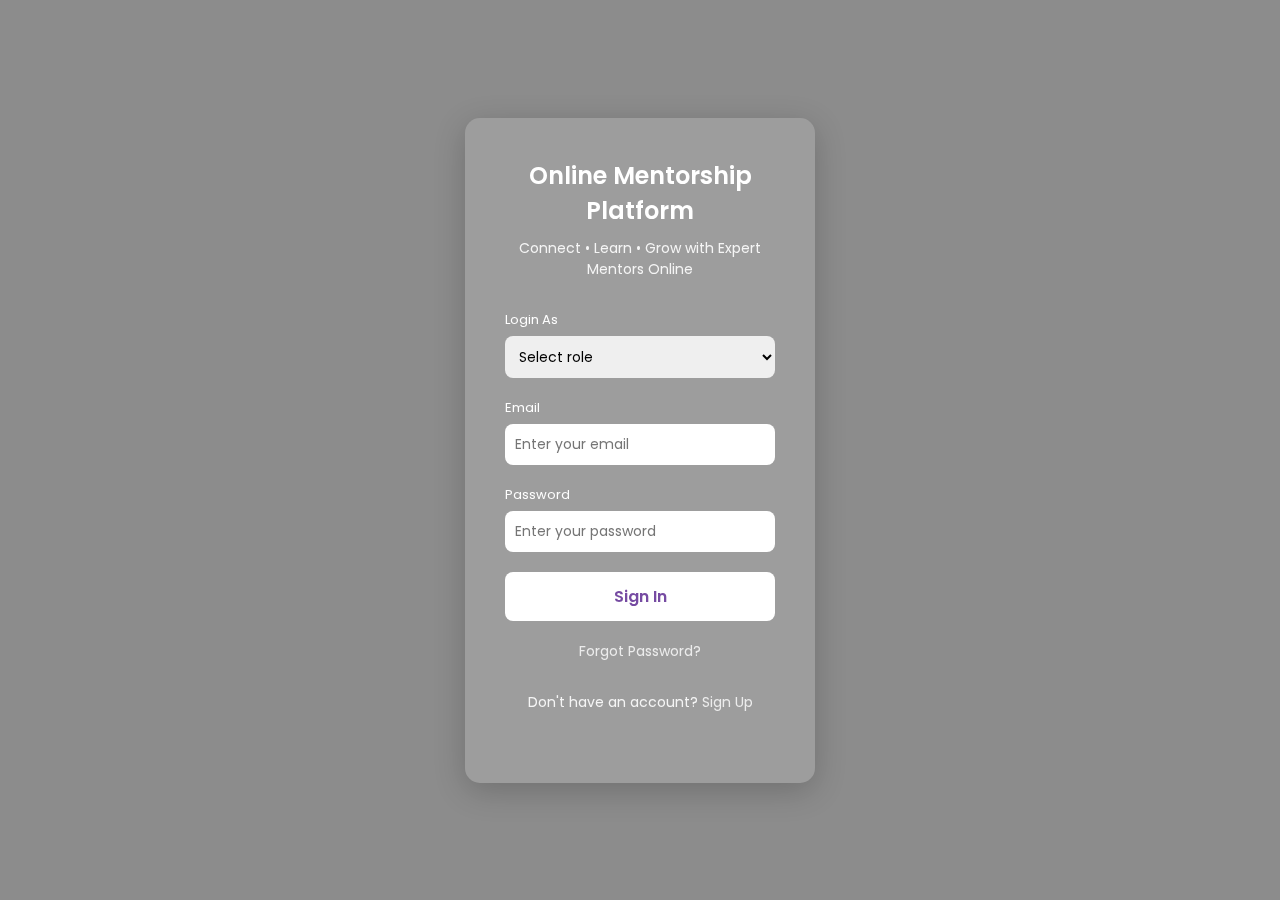
<file: Web development Project/index.html>
<!DOCTYPE html>
<html lang="en">
  <head>
    <meta charset="UTF-8" />
    <meta name="viewport" content="width=device-width, initial-scale=1.0" />
    <title>Mentorship Platform | Sign In</title>
    <link
      href="https://fonts.googleapis.com/css2?family=Poppins:wght@300;400;600&display=swap"
      rel="stylesheet"
    />
    <style>
      * {
        margin: 0;
        padding: 0;
        box-sizing: border-box;
        font-family: "Poppins", sans-serif;
      }
      body {
        height: 100vh;
        background: url("https://images.unsplash.com/photo-1521737604893-d14cc237f11d")
          no-repeat center center/cover;
        display: flex;
        justify-content: center;
        align-items: center;
        position: relative;
      }
      body::before {
        content: "";
        position: absolute;
        inset: 0;
        background: rgba(0, 0, 0, 0.45);
        z-index: 0;
      }
      .signin-container {
        position: relative;
        z-index: 1;
        background: rgba(255, 255, 255, 0.15);
        backdrop-filter: blur(10px);
        border-radius: 15px;
        padding: 40px;
        width: 350px;
        box-shadow: 0 8px 32px rgba(0, 0, 0, 0.2);
        color: #fff;
      }
      .signin-container h2 {
        text-align: center;
        margin-bottom: 10px;
        font-weight: 600;
      }
      .signin-container p {
        text-align: center;
        font-size: 14px;
        margin-bottom: 30px;
        opacity: 0.9;
      }
      .form-group {
        margin-bottom: 20px;
      }
      .form-group label {
        font-size: 13px;
        margin-bottom: 6px;
        display: block;
      }
      .form-group input,
      .form-group select {
        width: 100%;
        padding: 10px;
        border: none;
        border-radius: 8px;
        outline: none;
        font-size: 14px;
      }
      .signin-btn {
        width: 100%;
        padding: 12px;
        border: none;
        border-radius: 8px;
        background: #ffffff;
        color: #764ba2;
        font-size: 16px;
        font-weight: 600;
        cursor: pointer;
        transition: 0.3s;
        text-align: center;
        display: block;
        text-decoration: none;
      }
      .signin-btn:hover {
        background: #f1f1f1;
      }
      .extra-links {
        margin-top: 20px;
        text-align: center;
        font-size: 13px;
      }
      .extra-links a {
        color: #fff;
        text-decoration: none;
        opacity: 0.9;
        cursor: pointer;
      }
      .extra-links a:hover {
        text-decoration: underline;
      }
      .success-message {
        background: rgba(76, 175, 80, 0.9);
        color: white;
        padding: 15px;
        border-radius: 8px;
        margin-top: 15px;
        display: none;
        text-align: center;
      }
      @media (max-width: 400px) {
        .signin-container {
          width: 90%;
        }
      }
    </style>
  </head>
  <body>
    <div class="signin-container">
      <h2>Online Mentorship Platform</h2>
      <p>Connect • Learn • Grow with Expert Mentors Online</p>

      <form id="signinForm">
        <div class="form-group">
          <label>Login As</label>
          <select id="roleSelect" required>
            <option value="" disabled selected>Select role</option>
            <option value="mentee">Mentee</option>
            <option value="admin">Admin</option>
          </select>
        </div>
        <div class="form-group">
          <label>Email</label>
          <input
            type="email"
            id="emailInput"
            placeholder="Enter your email"
            required
          />
        </div>
        <div class="form-group">
          <label>Password</label>
          <input
            type="password"
            id="passwordInput"
            placeholder="Enter your password"
            required
          />
        </div>
        <button class="signin-btn" type="submit">Sign In</button>
      </form>

      <div class="success-message" id="successMessage">
        Password sent to your email: <strong>ph@project</strong>
      </div>

      <div class="extra-links">
        <p><a href="#" onclick="forgotPassword()">Forgot Password?</a></p>
        <p>Don't have an account? <a href="signup.html">Sign Up</a></p>
      </div>
    </div>

    <script>
      // Corrected button syntax and added functionality
      document
        .getElementById("signinForm")
        .addEventListener("submit", function (e) {
          e.preventDefault();

          const role = document.getElementById("roleSelect").value;
          const email = document.getElementById("emailInput").value;
          const password = document.getElementById("passwordInput").value;

          // Fixed password validation
          if (password === "ph@project" && role && email) {
            localStorage.setItem("userRole", role);
            localStorage.setItem("userEmail", email);

            if (role === "admin") {
              window.location.href = "admin-dashboard.html";
            } else if (role === "mentee") {
              window.location.href = "mentee-dashboard.html";
            }
          } else {
            alert("Password must be: ph@project");
          }
        });

      function forgotPassword() {
        document.getElementById("successMessage").style.display = "block";
        setTimeout(() => {
          document.getElementById("successMessage").style.display = "none";
        }, 5000);
      }
    </script>
  </body>
</html>
</file>
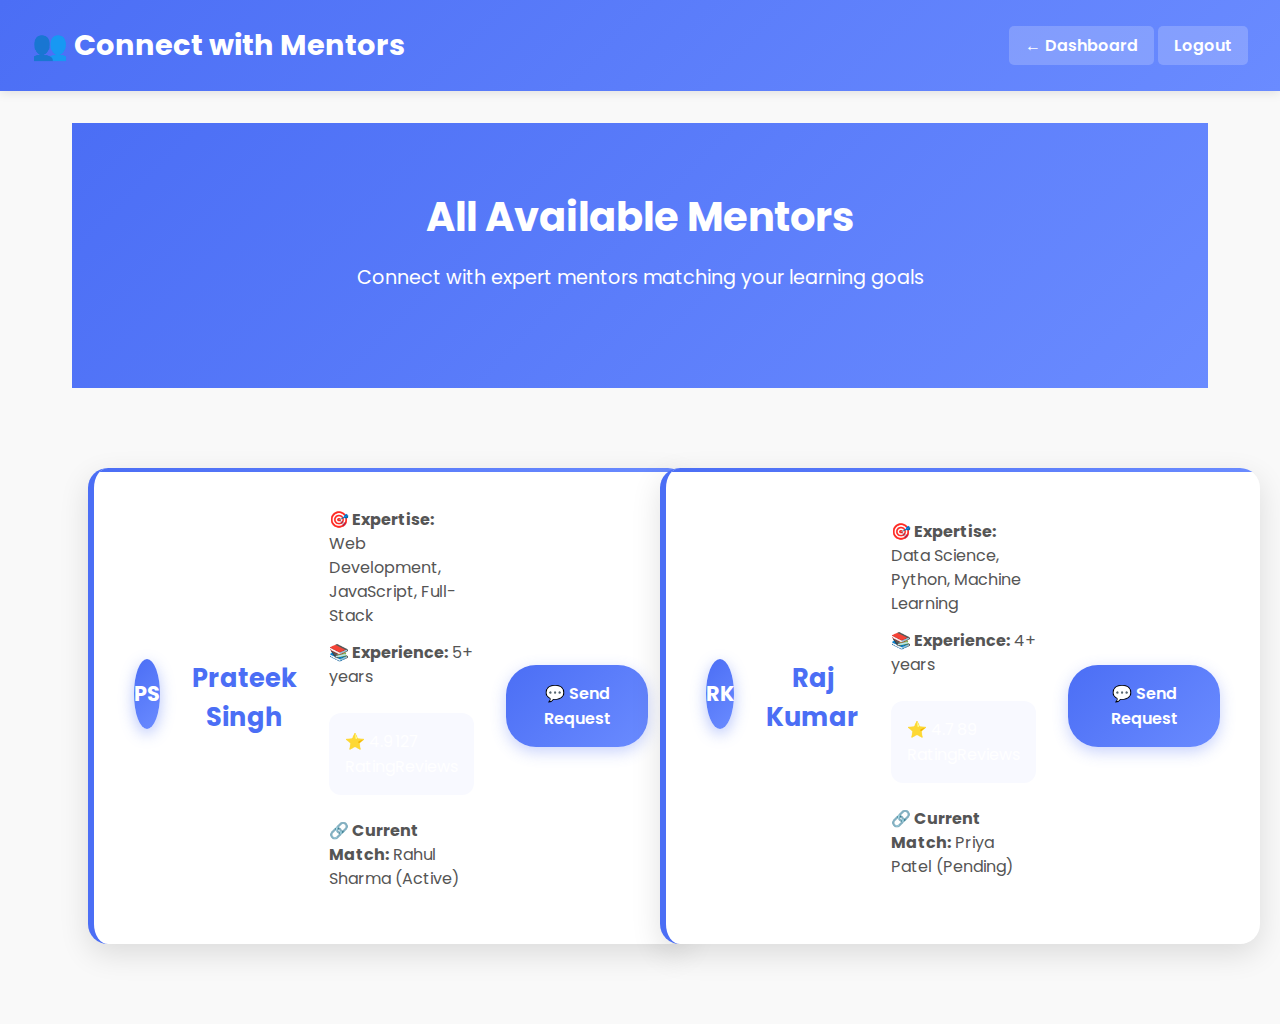
<file: Web development Project/mentee-mentors.html>
<!DOCTYPE html>
<html lang="en">
<head>
  <meta charset="UTF-8">
  <meta name="viewport" content="width=device-width, initial-scale=1.0">
  <title>My Mentors - Mentee</title>
  <link href="https://fonts.googleapis.com/css2?family=Poppins:wght@300;400;600&display=swap" rel="stylesheet">
  <link rel="stylesheet" href="style.css">
  <style>
    .container { max-width: 1200px; margin: 2rem auto; padding: 0 2rem; }
    
    /* UPDATED: Better spacing for mentor grid */
    .mentors-grid { 
      display: grid; 
      grid-template-columns: repeat(auto-fill, minmax(380px, 1fr)); 
      gap: 2.5rem; /* INCREASED spacing between cards */
      margin: 3rem 0; 
      padding: 0 1rem;
    }
    
    .mentor-card { 
      background: white; 
      padding: 2.5rem; 
      border-radius: 20px; 
      box-shadow: 0 10px 30px rgba(0,0,0,0.12); 
      border-left: 6px solid #4b6ef5; 
      transition: all 0.3s ease;
      position: relative;
      overflow: hidden;
    }
    
    .mentor-card::before {
      content: '';
      position: absolute;
      top: 0;
      left: 0;
      right: 0;
      height: 4px;
      background: linear-gradient(90deg, #4b6ef5, #6a8bff);
    }
    
    .mentor-card:hover {
      transform: translateY(-8px);
      box-shadow: 0 20px 40px rgba(0,0,0,0.18);
    }
    
    .mentor-avatar { 
      width: 70px; 
      height: 70px; 
      border-radius: 50%; 
      background: linear-gradient(135deg, #4b6ef5, #6a8bff); 
      color: white; 
      display: flex; 
      align-items: center; 
      justify-content: center; 
      margin: 0 auto 1.5rem; 
      font-weight: 700; 
      font-size: 1.3rem;
      box-shadow: 0 5px 15px rgba(75, 110, 245, 0.4);
    }
    
    .mentor-card h3 { 
      color: #4b6ef5; 
      margin-bottom: 1rem; 
      font-size: 1.6rem;
      text-align: center;
    }
    
    .mentor-info p { 
      margin-bottom: 0.8rem; 
      color: #555; 
      line-height: 1.5;
    }
    
    .mentor-stats {
      display: flex;
      justify-content: space-between;
      margin: 1.5rem 0;
      padding: 1rem;
      background: #f8f9ff;
      border-radius: 12px;
    }
    
    .message-btn { 
      background: linear-gradient(135deg, #4b6ef5, #6a8bff) !important; 
      color: white !important; 
      border: none; 
      padding: 1rem 2rem; 
      border-radius: 30px; 
      cursor: pointer; 
      width: 100%; 
      font-size: 16px; 
      font-weight: 600;
      transition: all 0.3s ease;
      box-shadow: 0 5px 15px rgba(75, 110, 245, 0.3);
    }
    
    .message-btn:hover { 
      transform: translateY(-2px);
      box-shadow: 0 8px 25px rgba(75, 110, 245, 0.4);
    }
    
    .message-btn.success {
      background: linear-gradient(135deg, #28a745, #20c997) !important;
      cursor: default;
    }
    
    .success-message {
      background: #d4edda;
      color: #155724;
      padding: 1rem;
      border-radius: 10px;
      margin-top: 1rem;
      display: none;
      text-align: center;
      font-weight: 600;
    }
    
    @media (max-width: 768px) { 
      .mentors-grid { 
        grid-template-columns: 1fr; 
        gap: 2rem; 
        padding: 0;
      }
    }
  </style>
</head>
<body>
  <header>
    <h1>👥 Connect with Mentors</h1>
    <div>
      <a href="mentee-dashboard.html" class="back-btn">← Dashboard</a>
      <a href="index.html" class="logout" onclick="logout()">Logout</a>
    </div>
  </header>

  <div class="container">
    <div class="hero">
      <h2>All Available Mentors</h2>
      <p>Connect with expert mentors matching your learning goals</p>
    </div>

    <div class="mentors-grid">
      <!-- Mentor 1: Prateek Singh (Matches Admin Dashboard) -->
      <div class="mentor-card">
        <div class="mentor-avatar">PS</div>
        <h3>Prateek Singh</h3>
        <div class="mentor-info">
          <p><strong>🎯 Expertise:</strong> Web Development, JavaScript, Full-Stack</p>
          <p><strong>📚 Experience:</strong> 5+ years</p>
          <div class="mentor-stats">
            <span>⭐ 4.9 Rating</span>
            <span>127 Reviews</span>
          </div>
          <p><strong>🔗 Current Match:</strong> Rahul Sharma (Active)</p>
        </div>
        <button class="message-btn" onclick="sendMessage('Prateek Singh')">
          💬 Send Request
        </button>
        <div class="success-message" id="msg1">✅ Request sent to Prateek Singh!</div>
      </div>

      <!-- Mentor 2: Raj Kumar (Matches Admin Dashboard) -->
      <div class="mentor-card">
        <div class="mentor-avatar">RK</div>
        <h3>Raj Kumar</h3>
        <div class="mentor-info">
          <p><strong>🎯 Expertise:</strong> Data Science, Python, Machine Learning</p>
          <p><strong>📚 Experience:</strong> 4+ years</p>
          <div class="mentor-stats">
            <span> ⭐ 4.7 Rating</span>
            <span>89 Reviews</span>
          </div>
          <p><strong>🔗 Current Match:</strong> Priya Patel (Pending)</p>
        </div>
        <button class="message-btn" onclick="sendMessage('Raj Kumar')">
          💬 Send Request
        </button>
        <div class="success-message" id="
</file>
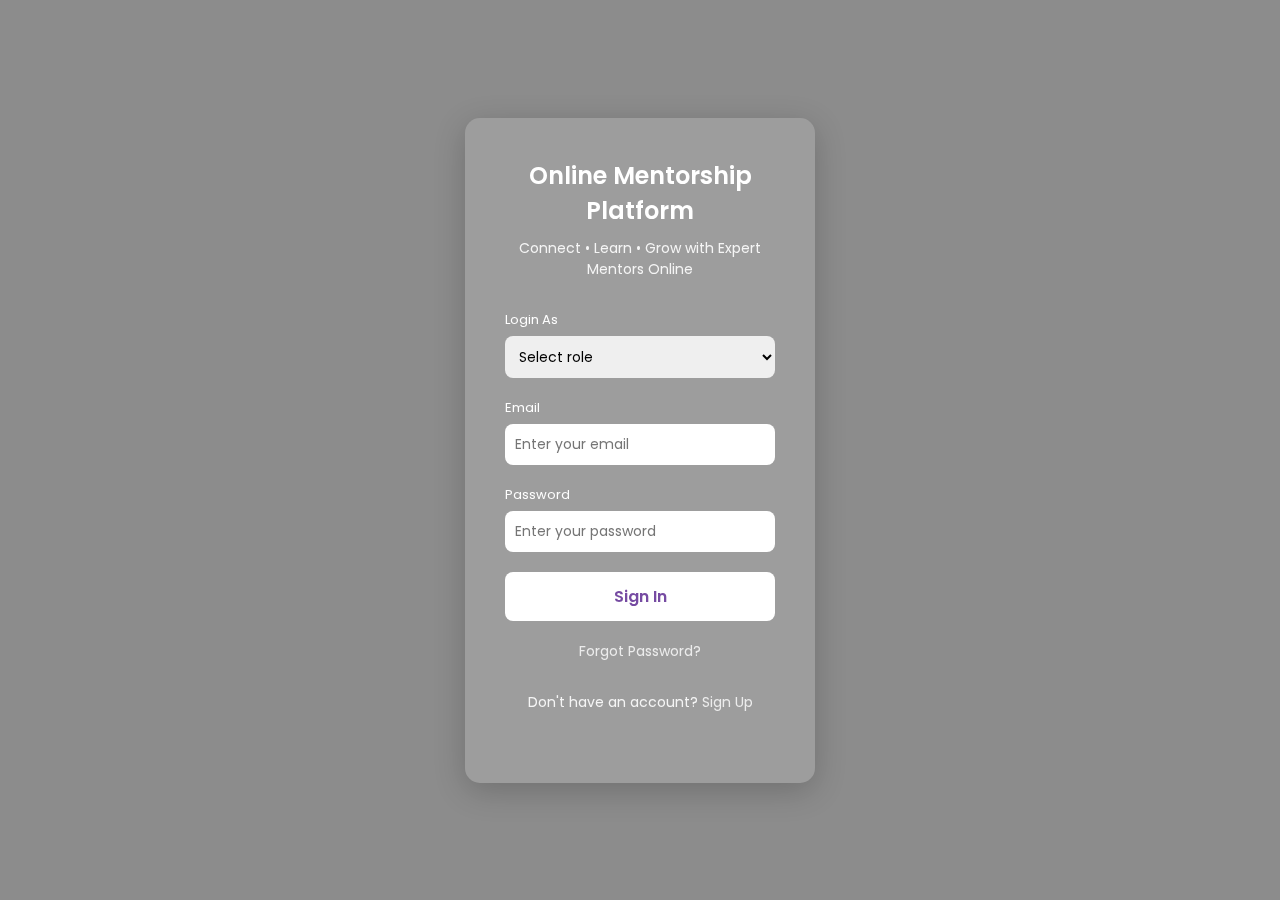
<file: Web development Project/mentee-progress.html>
<!DOCTYPE html>
<html lang="en">
  <head>
    <meta charset="UTF-8" />
    <meta name="viewport" content="width=device-width, initial-scale=1.0" />
    <title>My Progress - Mentee</title>
    <link
      href="https://fonts.googleapis.com/css2?family=Poppins:wght@300;400;600&display=swap"
      rel="stylesheet"
    />
    <link rel="stylesheet" href="style.css" />
    <style>
      .progress-grid {
        display: grid;
        grid-template-columns: repeat(auto-fill, minmax(350px, 1fr));
        gap: 1.5rem;
        margin: 2rem 0;
      }
      .progress-card {
        background: white;
        padding: 2rem;
        border-radius: 15px;
        box-shadow: 0 5px 15px rgba(0, 0, 0, 0.08);
      }
      .progress-bar {
        background: #e0e0e0;
        height: 25px;
        border-radius: 12px;
        overflow: hidden;
        margin: 1rem 0;
      }
      .progress-fill {
        height: 100%;
        background: linear-gradient(90deg, #4b6ef5, #6a8bff);
        border-radius: 12px;
        transition: width 0.5s;
      }
      .status {
        padding: 0.3rem 1rem;
        border-radius: 20px;
        font-size: 12px;
        font-weight: 600;
      }
      .status.ontrack {
        background: #d4edda;
        color: #155724;
      }
    </style>
  </head>
  <body>
    <header>
      <h1>📈 My Development Progress</h1>
      <div>
        <a href="mentee-dashboard.html" class="back-btn">← Dashboard</a>
        <a href="index.html" class="logout" onclick="logout()">Logout</a>
      </div>
    </header>

    <div class="container">
      <div class="hero">
        <h2 id="menteeName">Your Progress</h2>
        <p>Track your personal development journey</p>
      </div>

      <div class="progress-grid">
        <div class="progress-card">
          <h4>🌐 Web Development Skills</h4>
          <div class="progress-bar">
            <div class="progress-fill" style="width: 85%"></div>
          </div>
          <div style="display: flex; justify-content: space-between">
            <span>85% Complete</span>
            <span class="status ontrack">On Track</span>
          </div>
        </div>

        <div class="progress-card">
          <h4>💻 Project Completion</h4>
          <div class="progress-bar">
            <div class="progress-fill" style="width: 70%"></div>
          </div>
          <div style="display: flex; justify-content: space-between">
            <span>70% Complete</span>
            <span class="status ontrack">Good</span>
          </div>
        </div>

        <div class="progress-card">
          <h4>🎯 Mentor Feedback</h4>
          <div class="progress-bar">
            <div class="progress-fill" style="width: 92%"></div>
          </div>
          <div style="display: flex; justify-content: space-between">
            <span>92% Positive</span>
            <span class="status ontrack">Excellent</span>
          </div>
        </div>
      </div>

      <div
        style="
          background: white;
          padding: 2rem;
          border-radius: 15px;
          box-shadow: 0 5px 15px rgba(0, 0, 0, 0.08);
          text-align: center;
          margin: 2rem 0;
        "
      >
        <h3>📊 Overall Progress: 82%</h3>
        <button
          style="
            background: #4b6ef5;
            color: white;
            border: none;
            padding: 1rem 2rem;
            border-radius: 25px;
            font-size: 16px;
            cursor: pointer;
          "
        >
          ⬇️ Download Report
        </button>
      </div>
    </div>

    <!-- Same footer -->
    <script>
      window.onload = function () {
        if (localStorage.getItem("userRole") !== "mentee") {
          window.location.href = "index.html";
        }
        // Personalize with mentee name from signup
        const userEmail = localStorage.getItem("userEmail");
        const menteeNames = ["Rahul Sharma", "Priya Patel", "Amit Kumar"];
        document.getElementById("menteeName").textContent =
          menteeNames[Math.floor(Math.random() * 3)] + " Progress";
      };
      function logout() {
        localStorage.clear();
      }
    </script>
  </body>
</html>
</file>
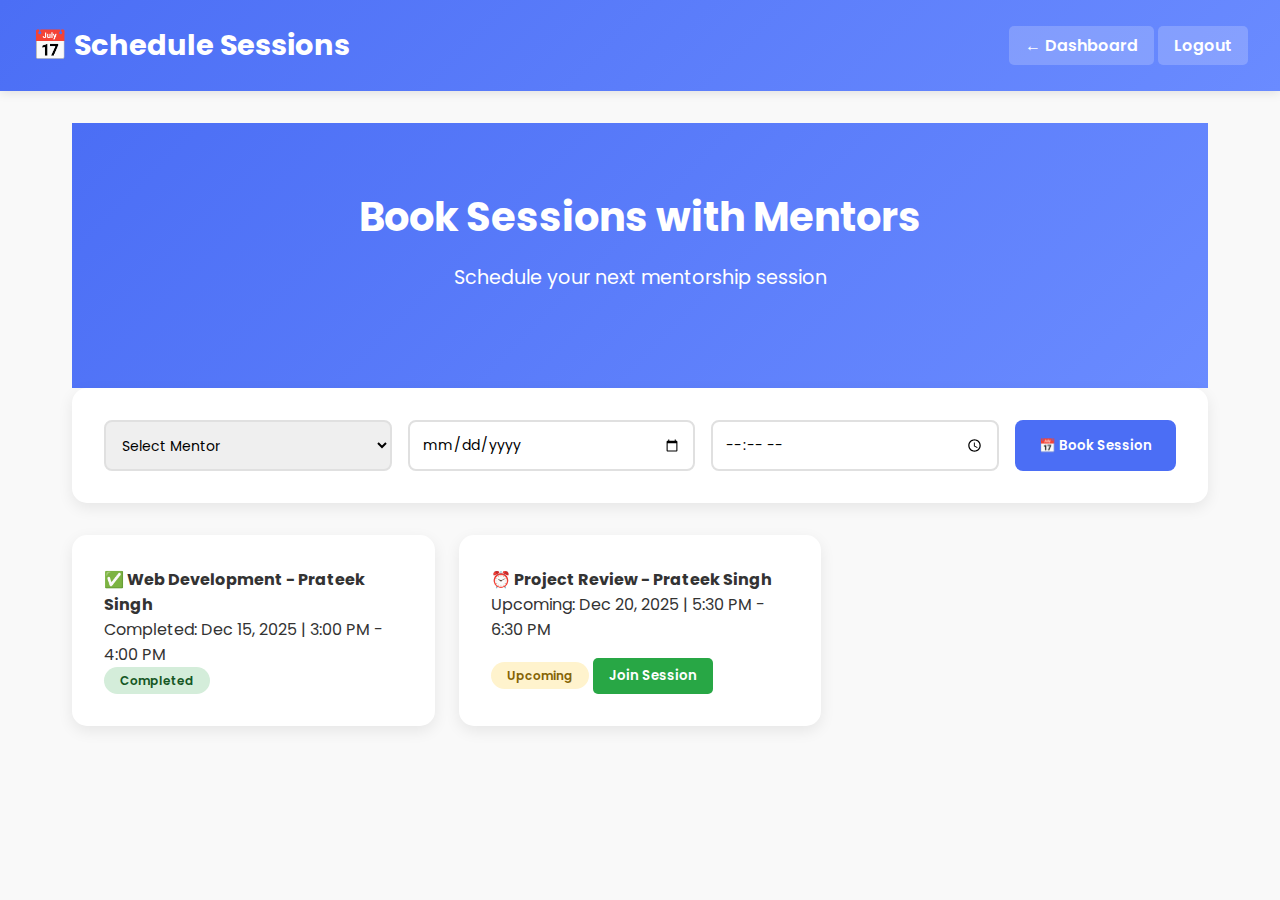
<file: Web development Project/mentee-sessions.html>
<!DOCTYPE html>
<html lang="en">
  <head>
    <meta charset="UTF-8" />
    <meta name="viewport" content="width=device-width, initial-scale=1.0" />
    <title>Schedule Sessions - Mentee</title>
    <link
      href="https://fonts.googleapis.com/css2?family=Poppins:wght@300;400;600&display=swap"
      rel="stylesheet"
    />
    <link rel="stylesheet" href="style.css" />
    <style>
      .sessions-grid {
        display: grid;
        grid-template-columns: repeat(auto-fill, minmax(350px, 1fr));
        gap: 1.5rem;
        margin: 2rem 0;
      }
      .session-card {
        background: white;
        padding: 2rem;
        border-radius: 15px;
        box-shadow: 0 5px 15px rgba(0, 0, 0, 0.08);
      }
      .status {
        padding: 0.3rem 1rem;
        border-radius: 20px;
        font-size: 12px;
        font-weight: 600;
      }
      .status.scheduled {
        background: #d4edda;
        color: #155724;
      }
      .status.upcoming {
        background: #fff3cd;
        color: #856404;
      }
    </style>
  </head>
  <body>
    <header>
      <h1>📅 Schedule Sessions</h1>
      <div>
        <a href="mentee-dashboard.html" class="back-btn">← Dashboard</a>
        <a href="index.html" class="logout" onclick="logout()">Logout</a>
      </div>
    </header>

    <div class="container">
      <div class="hero">
        <h2>Book Sessions with Mentors</h2>
        <p>Schedule your next mentorship session</p>
      </div>

      <div
        class="form-row"
        style="
          background: white;
          padding: 2rem;
          border-radius: 15px;
          box-shadow: 0 5px 15px rgba(0, 0, 0, 0.08);
          margin-bottom: 2rem;
        "
      >
        <select id="mentorSelect">
          <option value="">Select Mentor</option>
          <option value="Prateek Singh">Prateek Singh (Web Dev)</option>
          <option value="Raj Kumar">Raj Kumar (Data Science)</option>
          <option value="Neha Gupta">Neha Gupta (Java)</option>
        </select>
        <input type="date" id="sessionDate" />
        <input type="time" id="sessionTime" />
        <button onclick="bookSession()" style="flex: 0 0 auto">
          📅 Book Session
        </button>
      </div>

      <div class="sessions-grid">
        <div class="session-card">
          <h4>✅ Web Development - Prateek Singh</h4>
          <p>Completed: Dec 15, 2025 | 3:00 PM - 4:00 PM</p>
          <span class="status scheduled">Completed</span>
        </div>

        <div class="session-card">
          <h4>⏰ Project Review - Prateek Singh</h4>
          <p>Upcoming: Dec 20, 2025 | 5:30 PM - 6:30 PM</p>
          <span class="status upcoming">Upcoming</span>
          <button
            style="
              background: #28a745;
              color: white;
              border: none;
              padding: 0.5rem 1rem;
              border-radius: 5px;
              cursor: pointer;
              margin-top: 1rem;
            "
          >
            Join Session
          </button>
        </div>
      </div>
    </div>

    <!-- Same footer -->
    <script>
      function bookSession() {
        const mentor = document.getElementById("mentorSelect").value;
        const date = document.getElementById("sessionDate").value;
        const time = document.getElementById("sessionTime").value;
        if (mentor && date && time) {
          alert(`✅ Session booked with ${mentor} on ${date} at ${time}`);
        } else {
          alert("Please fill all fields");
        }
      }
      // Role check + logout
    </script>
  </body>
</html>
</file>
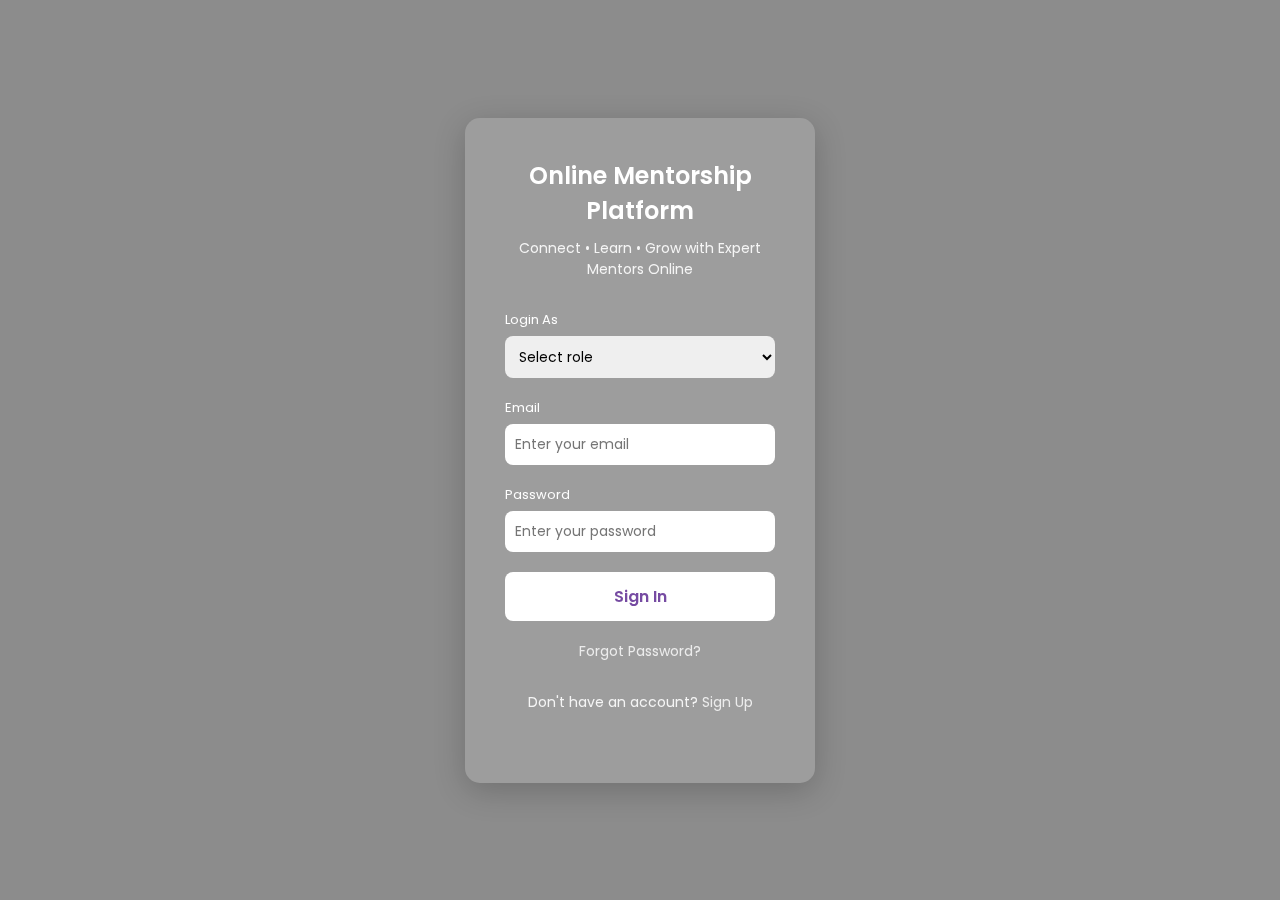
<file: Web development Project/new.html>
<!DOCTYPE html>
<html lang="en">
  <head>
    <meta charset="UTF-8" />
    <meta name="viewport" content="width=device-width, initial-scale=1.0" />
    <title>Mentor Matching - Admin</title>

    <link
      href="https://fonts.googleapis.com/css2?family=Poppins:wght@300;400;600&display=swap"
      rel="stylesheet"
    />

    <style>
      * {
        margin: 0;
        padding: 0;
        box-sizing: border-box;
        font-family: "Poppins", sans-serif;
      }

      body {
        background: #f9f9f9;
      }

      header {
        background: linear-gradient(135deg, #4b6ef5, #6a8bff);
        color: white;
        padding: 1.5rem 2rem;
        display: flex;
        justify-content: space-between;
        align-items: center;
      }

      header h1 {
        font-size: 1.8rem;
      }

      .back-btn,
      .logout {
        color: white;
        text-decoration: none;
        padding: 0.5rem 1rem;
        background: rgba(255, 255, 255, 0.2);
        border-radius: 5px;
        margin-left: 1rem;
      }

      .container {
        max-width: 1200px;
        margin: 2rem auto;
        padding: 0 2rem;
      }

      /* HERO / PROFILE SECTION */
      .hero {
        text-align: center;
        padding: 2.5rem;
        background: linear-gradient(135deg, #4b6ef5, #6a8bff);
        color: white;
        border-radius: 15px;
        margin-bottom: 2rem;
      }

      .profile-img {
        width: 130px;
        height: 130px;
        border-radius: 50%;
        object-fit: cover;
        border: 4px solid white;
        margin-bottom: 1rem;
      }

      .hero h2 {
        font-size: 1.6rem;
        margin-bottom: 0.3rem;
      }

      .hero p {
        font-size: 0.95rem;
        opacity: 0.9;
      }

      /* MATCH FORM */
      .matching-form {
        background: white;
        padding: 2rem;
        border-radius: 15px;
        box-shadow: 0 5px 15px rgba(0, 0, 0, 0.1);
        margin-bottom: 2rem;
      }

      .form-row {
        display: flex;
        gap: 1rem;
        margin-bottom: 1rem;
      }

      .form-row select {
        flex: 1;
        padding: 12px;
        border: 2px solid #e0e0e0;
        border-radius: 8px;
        font-size: 14px;
      }

      button {
        background: #4b6ef5;
        color: white;
        border: none;
        padding: 12px 24px;
        border-radius: 8px;
        cursor: pointer;
        font-weight: 600;
      }

      /* MATCH CARDS */
      .matches-grid {
        display: grid;
        grid-template-columns: repeat(auto-fill, minmax(350px, 1fr));
        gap: 1.5rem;
      }

      .match-card {
        background: white;
        padding: 1.5rem;
        border-radius: 15px;
        box-shadow: 0 5px 15px rgba(0, 0, 0, 0.08);
        border-left: 5px solid #4b6ef5;
      }

      .match-card h4 {
        color: #4b6ef5;
        margin-bottom: 0.5rem;
      }

      .status {
        display: inline-block;
        padding: 0.3rem 1rem;
        border-radius: 20px;
        font-size: 12px;
        font-weight: 600;
        margin-top: 0.5rem;
      }

      .status.matched {
        background: #d4edda;
        color: #155724;
      }

      /* FOOTER */
      footer {
        background: #4b6ef5;
        color: white;
        text-align: center;
        padding: 2rem;
        margin-top: 3rem;
      }
    </style>
  </head>

  <body>
    <header>
      <h1>🔍 Mentor Matching</h1>
      <div>
        <a href="admin-dashboard.html" class="back-btn">← Back</a>
        <a href="index.html" class="logout" onclick="logout()">Logout</a>
      </div>
    </header>

    <div class="container">
      <!-- PROFILE / HERO -->
      <div class="hero">
        <img
          src="WhatsApp Image 2025-12-15 at 09.52.51_ca80ec14.jpg"
          alt="Vara Prasad"
          class="profile-img"
        />
        <h2>Vara Prasad</h2>
        <p>Admin – Mentor Matching System</p>
      </div>

      <!-- MATCH FORM -->
      <div class="matching-form">
        <h3>🔗 Create New Match</h3>
        <div class="form-row">
          <select id="menteeSelect">
            <option value="">Select Mentee</option>
            <option value="Rahul Sharma">Rahul Sharma</option>
            <option value="Priya Patel">Priya Patel</option>
            <option value="Amit Kumar">Amit Kumar</option>
          </select>

          <select id="mentorSelect">
            <option value="">Select Mentor</option>
            <option value="Prateek Singh">Prateek Singh</option>
            <option value="Raj Kumar">Raj Kumar</option>
            <option value="Neha Gupta">Neha Gupta</option>
          </select>
        </div>

        <button onclick="createMatch()">✅ Create Match</button>
      </div>

      <!-- MATCH LIST -->
      <div class="matches-grid">
        <div class="match-card">
          <h4>Rahul Sharma ↔ Prateek Singh</h4>
          <p><strong>Topic:</strong> Web Development</p>
          <span class="status matched">Active</span>
        </div>

        <div class="match-card">
          <h4>Priya Patel ↔ Raj Kumar</h4>
          <p><strong>Topic:</strong> Data Science</p>
          <span class="status">Pending</span>
        </div>
      </div>
    </div>

    <footer>
      <p>📧 support@mentorconnect.com | 📱 +91 98765 43210 | 🏫 KLU University</p>
      <p>&copy; 2025 MentorConnect </p>
    </footer>

    <script>
      function createMatch() {
        const mentee = document.getElementById("menteeSelect").value;
        const mentor = document.getElementById("mentorSelect").value;

        if (mentee && mentor) {
          alert(`✅ Match created: ${mentee} ↔ ${mentor}`);
        } else {
          alert("Please select both mentee and mentor");
        }
      }

      window.onload = function () {
        if (localStorage.getItem("userRole") !== "admin") {
          window.location.href = "index.html";
        }
      };

      function logout() {
        localStorage.clear();
      }
    </script>
  </body>
</html>
</file>
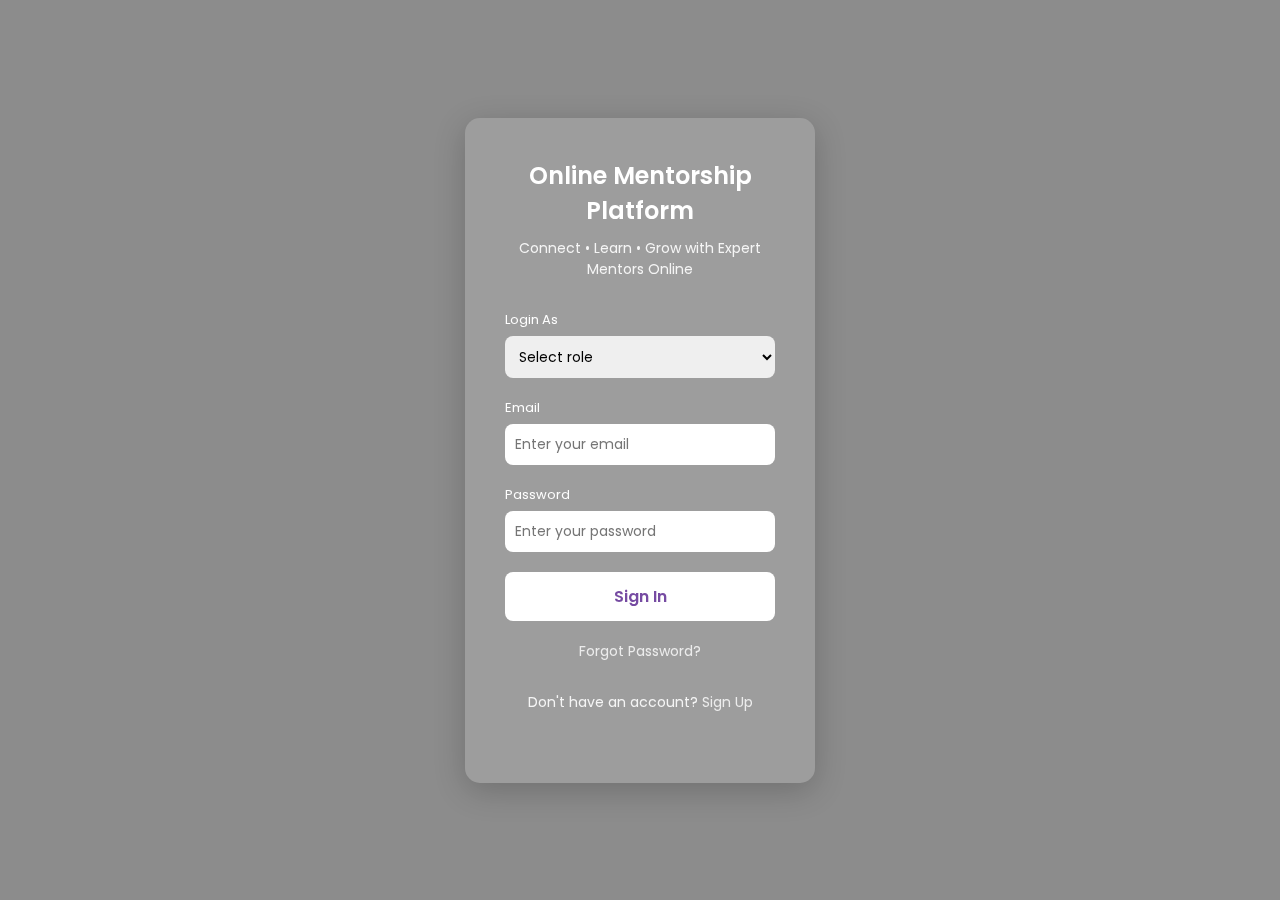
<file: Web development Project/progress-tracking.html>
<!DOCTYPE html>
<html lang="en">
  <head>
    <meta charset="UTF-8" />
    <meta name="viewport" content="width=device-width, initial-scale=1.0" />
    <title>Progress Tracking - Admin</title>
    <link
      href="https://fonts.googleapis.com/css2?family=Poppins:wght@300;400;600&display=swap"
      rel="stylesheet"
    />
    <style>
      * {
        margin: 0;
        padding: 0;
        box-sizing: border-box;
        font-family: "Poppins", sans-serif;
      }
      body {
        background: #f9f9f9;
      }
      header {
        background: linear-gradient(135deg, #4b6ef5, #6a8bff);
        color: white;
        padding: 1.5rem 2rem;
        display: flex;
        justify-content: space-between;
      }
      header h1 {
        font-size: 1.8rem;
      }
      .back-btn,
      .logout {
        color: white;
        text-decoration: none;
        padding: 0.5rem 1rem;
        background: rgba(255, 255, 255, 0.2);
        border-radius: 5px;
        margin-left: 1rem;
      }

      .container {
        max-width: 1200px;
        margin: 2rem auto;
        padding: 0 2rem;
      }
      .hero {
        text-align: center;
        padding: 2rem;
        background: linear-gradient(135deg, #4b6ef5, #6a8bff);
        color: white;
        border-radius: 15px;
        margin-bottom: 2rem;
      }

      .progress-grid {
        display: grid;
        grid-template-columns: repeat(auto-fill, minmax(350px, 1fr));
        gap: 1.5rem;
      }
      .progress-card {
        background: white;
        padding: 2rem;
        border-radius: 15px;
        box-shadow: 0 5px 15px rgba(0, 0, 0, 0.08);
      }
      .progress-card h4 {
        color: #4b6ef5;
        margin-bottom: 1rem;
      }
      .progress-bar {
        background: #e0e0e0;
        height: 20px;
        border-radius: 10px;
        overflow: hidden;
        margin: 1rem 0;
      }
      .progress-fill {
        height: 100%;
        background: linear-gradient(90deg, #4b6ef5, #6a8bff);
        border-radius: 10px;
      }
      .status {
        padding: 0.3rem 1rem;
        border-radius: 20px;
        font-size: 12px;
        font-weight: 600;
      }
      .status.ontrack {
        background: #d4edda;
        color: #155724;
      }

      footer {
        background: #4b6ef5;
        color: white;
        text-align: center;
        padding: 2rem;
        margin-top: 3rem;
      }

      @media (max-width: 768px) {
        .progress-grid {
          grid-template-columns: 1fr;
        }
      }
    </style>
  </head>
  <body>
    <header>
      <h1>📈 Progress Tracking</h1>
      <div>
        <a href="admin-dashboard.html" class="back-btn">← Back</a>
        <a href="index.html" class="logout" onclick="logout()">Logout</a>
      </div>
    </header>

    <div class="container">
      <div class="hero">
        <h2>Monitor Mentee Development</h2>
        <p>Track progress, generate reports, and ensure growth</p>
      </div>

      <div class="progress-grid">
        <div class="progress-card">
          <h4>Rahul Sharma</h4>
          <div style="margin-bottom: 1rem">Web Development Skills</div>
          <div class="progress-bar">
            <div class="progress-fill" style="width: 85%"></div>
          </div>
          <span>85% Complete</span> <span class="status ontrack">On Track</span>
        </div>

        <div class="progress-card">
          <h4>Priya Patel</h4>
          <div style="margin-bottom: 1rem">Data Science Mastery</div>
          <div class="progress-bar">
            <div class="progress-fill" style="width: 65%"></div>
          </div>
          <span>65% Complete</span> <span class="status ontrack">On Track</span>
        </div>

        <div class="progress-card">
          <h4>Amit Kumar</h4>
          <div style="margin-bottom: 1rem">Java Programming</div>
          <div class="progress-bar">
            <div class="progress-fill" style="width: 92%"></div>
          </div>
          <span>92% Complete</span>
          <span class="status ontrack">Excellent</span>
        </div>
      </div>
    </div>

    <footer>
      <div
        style="
          display: flex;
          flex-wrap: wrap;
          justify-content: center;
          gap: 2rem;
          margin-bottom: 1rem;
        "
      >
        <div><strong>📧</strong> support@mentorconnect.com</div>
        <div><strong>📱</strong> +91 98765 43210</div>
        <div><strong>🏫</strong> KLU University</div>
      </div>
      <p>&copy; 2025 MentorConnect </p>
    </footer>

    <script>
      window.onload = function () {
        if (localStorage.getItem("userRole") !== "admin") {
          window.location.href = "index.html";
        }
      };

      function logout() {
        localStorage.clear();
      }
    </script>
  </body>
</html>
</file>
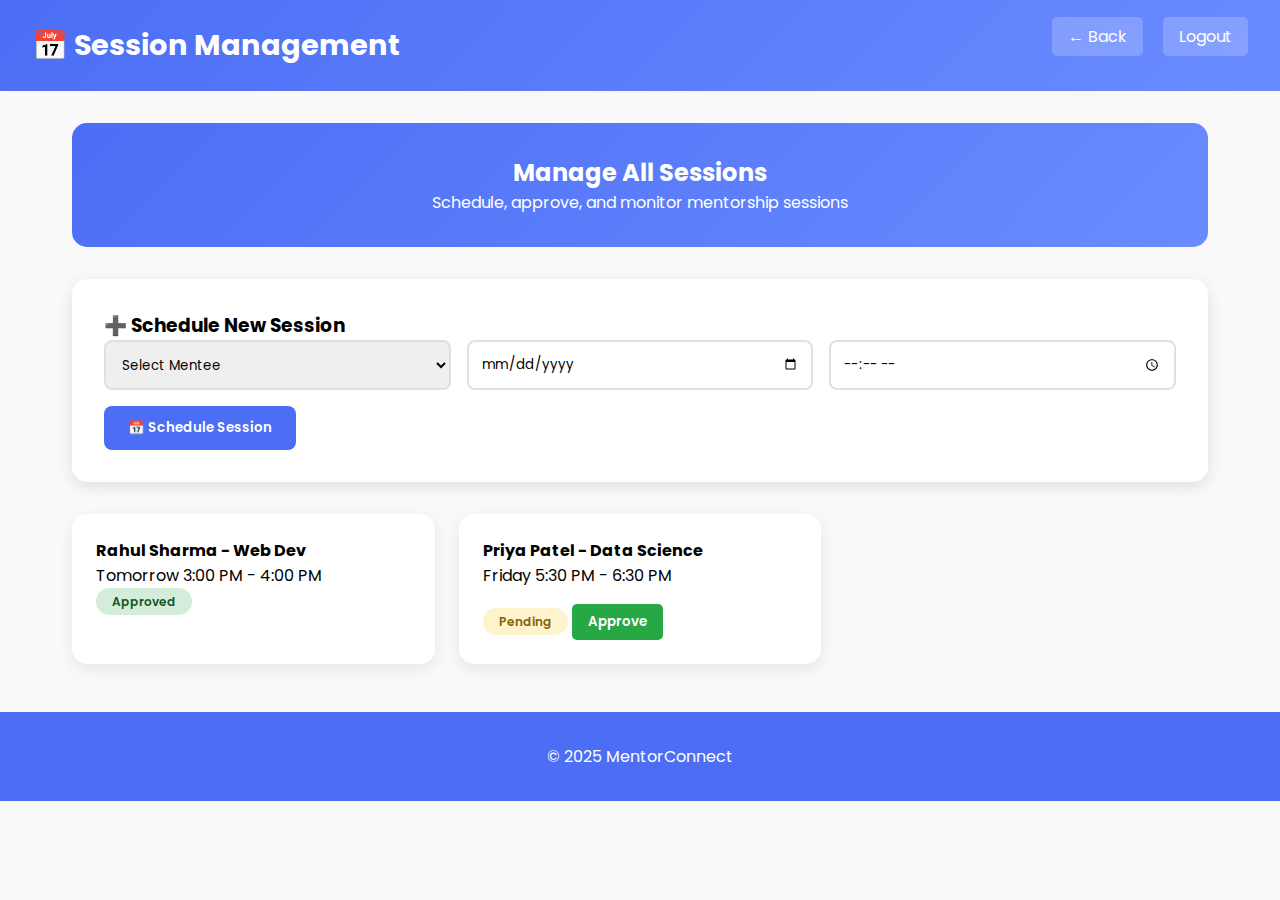
<file: Web development Project/session-management.html>
<!DOCTYPE html>
<html lang="en">
  <head>
    <meta charset="UTF-8" />
    <meta name="viewport" content="width=device-width, initial-scale=1.0" />
    <title>Session Management - Admin</title>
    <link
      href="https://fonts.googleapis.com/css2?family=Poppins:wght@300;400;600&display=swap"
      rel="stylesheet"
    />
    <style>
      /* Same styles as mentor-matching.html */
      * {
        margin: 0;
        padding: 0;
        box-sizing: border-box;
        font-family: "Poppins", sans-serif;
      }
      body {
        background: #f9f9f9;
      }
      header {
        background: linear-gradient(135deg, #4b6ef5, #6a8bff);
        color: white;
        padding: 1.5rem 2rem;
        display: flex;
        justify-content: space-between;
      }
      header h1 {
        font-size: 1.8rem;
      }
      .back-btn,
      .logout {
        color: white;
        text-decoration: none;
        padding: 0.5rem 1rem;
        background: rgba(255, 255, 255, 0.2);
        border-radius: 5px;
        margin-left: 1rem;
      }

      .container {
        max-width: 1200px;
        margin: 2rem auto;
        padding: 0 2rem;
      }
      .hero {
        text-align: center;
        padding: 2rem;
        background: linear-gradient(135deg, #4b6ef5, #6a8bff);
        color: white;
        border-radius: 15px;
        margin-bottom: 2rem;
      }

      .session-form {
        background: white;
        padding: 2rem;
        border-radius: 15px;
        box-shadow: 0 5px 15px rgba(0, 0, 0, 0.1);
        margin-bottom: 2rem;
      }
      .form-row {
        display: flex;
        gap: 1rem;
        margin-bottom: 1rem;
      }
      .form-row select,
      .form-row input {
        flex: 1;
        padding: 12px;
        border: 2px solid #e0e0e0;
        border-radius: 8px;
      }
      button {
        background: #4b6ef5;
        color: white;
        border: none;
        padding: 12px 24px;
        border-radius: 8px;
        cursor: pointer;
        font-weight: 600;
      }

      .sessions-grid {
        display: grid;
        grid-template-columns: repeat(auto-fill, minmax(350px, 1fr));
        gap: 1.5rem;
      }
      .session-card {
        background: white;
        padding: 1.5rem;
        border-radius: 15px;
        box-shadow: 0 5px 15px rgba(0, 0, 0, 0.08);
      }
      .status {
        padding: 0.3rem 1rem;
        border-radius: 20px;
        font-size: 12px;
        font-weight: 600;
      }
      .status.approved {
        background: #d4edda;
        color: #155724;
      }
      .status.pending {
        background: #fff3cd;
        color: #856404;
      }

      footer {
        background: #4b6ef5;
        color: white;
        text-align: center;
        padding: 2rem;
        margin-top: 3rem;
      }
    </style>
  </head>
  <body>
    <header>
      <h1>📅 Session Management</h1>
      <div>
        <a href="admin-dashboard.html" class="back-btn">← Back</a>
        <a href="index.html" class="logout" onclick="logout()">Logout</a>
      </div>
    </header>

    <div class="container">
      <div class="hero">
        <h2>Manage All Sessions</h2>
        <p>Schedule, approve, and monitor mentorship sessions</p>
      </div>

      <div class="session-form">
        <h3>➕ Schedule New Session</h3>
        <div class="form-row">
          <select id="menteeSelect">
            <option value="">Select Mentee</option>
            <option value="Rahul Sharma">Rahul Sharma</option>
            <option value="Priya Patel">Priya Patel</option>
          </select>
          <input type="date" id="sessionDate" />
          <input type="time" id="sessionTime" />
        </div>
        <button onclick="scheduleSession()">📅 Schedule Session</button>
      </div>

      <div class="sessions-grid">
        <div class="session-card">
          <h4>Rahul Sharma - Web Dev</h4>
          <p>Tomorrow 3:00 PM - 4:00 PM</p>
          <span class="status approved">Approved</span>
        </div>
        <div class="session-card">
          <h4>Priya Patel - Data Science</h4>
          <p>Friday 5:30 PM - 6:30 PM</p>
          <span class="status pending">Pending</span>
          <button
            style="
              background: #28a745;
              color: white;
              border: none;
              padding: 0.5rem 1rem;
              border-radius: 5px;
              cursor: pointer;
              margin-top: 1rem;
            "
          >
            Approve
          </button>
        </div>
      </div>
    </div>

    <footer>&copy; 2025 MentorConnect</footer>

    <script>
      function scheduleSession() {
        const mentee = document.getElementById("menteeSelect").value;
        const date = document.getElementById("sessionDate").value;
        const time = document.getElementById("sessionTime").value;
        if (mentee && date && time) {
          alert(`✅ Session scheduled for ${mentee} on ${date} at ${time}`);
        }
      }

      // Role protection and logout same as above
    </script>
  </body>
</html>
</file>
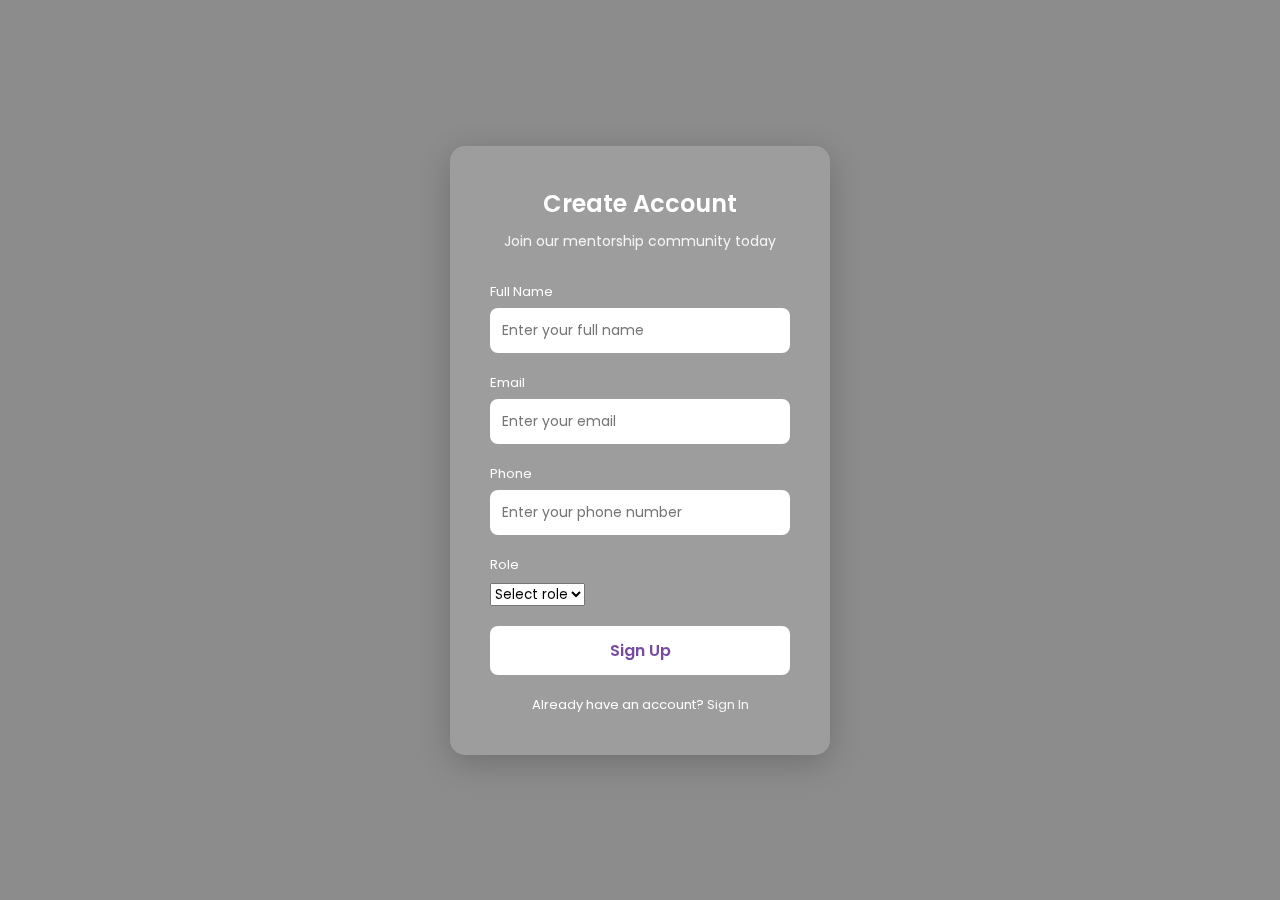
<file: Web development Project/signup.html>
<!DOCTYPE html>
<html lang="en">
  <head>
    <meta charset="UTF-8" />
    <meta name="viewport" content="width=device-width, initial-scale=1.0" />
    <title>Mentorship Platform | Sign Up</title>
    <link
      href="https://fonts.googleapis.com/css2?family=Poppins:wght@300;400;600&display=swap"
      rel="stylesheet"
    />
    <style>
      * {
        margin: 0;
        padding: 0;
        box-sizing: border-box;
        font-family: "Poppins", sans-serif;
      }
      body {
        height: 100vh;
        background: url("https://images.unsplash.com/photo-1521737604893-d14cc237f11d")
          no-repeat center center/cover;
        display: flex;
        justify-content: center;
        align-items: center;
        position: relative;
      }
      body::before {
        content: "";
        position: absolute;
        inset: 0;
        background: rgba(0, 0, 0, 0.45);
        z-index: 0;
      }
      .signup-container {
        position: relative;
        z-index: 1;
        background: rgba(255, 255, 255, 0.15);
        backdrop-filter: blur(10px);
        border-radius: 15px;
        padding: 40px;
        width: 380px;
        box-shadow: 0 8px 32px rgba(0, 0, 0, 0.2);
        color: #fff;
      }
      .signup-container h2 {
        text-align: center;
        margin-bottom: 10px;
        font-weight: 600;
      }
      .signup-container p {
        text-align: center;
        font-size: 14px;
        margin-bottom: 30px;
        opacity: 0.9;
      }
      .form-group {
        margin-bottom: 20px;
      }
      .form-group label {
        font-size: 13px;
        margin-bottom: 6px;
        display: block;
      }
      .form-group input {
        width: 100%;
        padding: 12px;
        border: none;
        border-radius: 8px;
        outline: none;
        font-size: 14px;
      }
      .signup-btn {
        width: 100%;
        padding: 12px;
        border: none;
        border-radius: 8px;
        background: #ffffff;
        color: #764ba2;
        font-size: 16px;
        font-weight: 600;
        cursor: pointer;
        transition: 0.3s;
        margin-bottom: 20px;
      }
      .signup-btn:hover {
        background: #f1f1f1;
      }
      .login-link {
        text-align: center;
        font-size: 13px;
      }
      .login-link a {
        color: #fff;
        text-decoration: none;
        opacity: 0.9;
      }
      .login-link a:hover {
        text-decoration: underline;
      }
      .success-message {
        background: rgba(76, 175, 80, 0.9);
        color: white;
        padding: 15px;
        border-radius: 8px;
        margin-top: 15px;
        display: none;
        text-align: center;
      }
      @media (max-width: 400px) {
        .signup-container {
          width: 90%;
        }
      }
    </style>
  </head>
  <body>
    <div class="signup-container">
      <h2>Create Account</h2>
      <p>Join our mentorship community today</p>

      <form id="signupForm">
        <div class="form-group">
          <label>Full Name</label>
          <input
            type="text"
            id="nameInput"
            placeholder="Enter your full name"
            required
          />
        </div>
        <div class="form-group">
          <label>Email</label>
          <input
            type="email"
            id="emailInput"
            placeholder="Enter your email"
            required
          />
        </div>
        <div class="form-group">
          <label>Phone</label>
          <input
            type="tel"
            id="phoneInput"
            placeholder="Enter your phone number"
            required
          />
        </div>
        <div class="form-group">
          <label>Role</label>
          <select id="roleSelect" required>
            <option value="" disabled selected>Select role</option>
            <option value="mentee">Mentee</option>
            <option value="admin">Admin</option>
          </select>
        </div>
        <button type="submit" class="signup-btn">Sign Up</button>
      </form>

      <div class="success-message" id="successMessage">
        Account created successfully! Your password is:
        <strong>ph@project</strong><br />
        You can now
        <a href="index.html" style="color: #fff; font-weight: 600">Sign In</a>
      </div>

      <div class="login-link">
        Already have an account? <a href="index.html">Sign In</a>
      </div>
    </div>

    <script>
      document
        .getElementById("signupForm")
        .addEventListener("submit", function (e) {
          e.preventDefault();

          const name = document.getElementById("nameInput").value;
          const email = document.getElementById("emailInput").value;
          const phone = document.getElementById("phoneInput").value;
          const role = document.getElementById("roleSelect").value;

          if (name && email && phone && role) {
            // Store user data locally for demo
            const userData = {
              name: name,
              email: email,
              phone: phone,
              role: role,
              password: "ph@project",
            };
            localStorage.setItem(`user_${email}`, JSON.stringify(userData));

            // Show success message
            document.getElementById("successMessage").style.display = "block";
          }
        });
    </script>
  </body>
</html>
</file>
<file: Web development Project/style.css>
/* style.css - Common styles for all dashboards */
* {
  margin: 0;
  padding: 0;
  box-sizing: border-box;
  font-family: "Poppins", sans-serif;
}
body {
  background: #f9f9f9;
  color: #333;
}

header {
  background: linear-gradient(135deg, #4b6ef5, #6a8bff);
  color: white;
  padding: 1.5rem 2rem;
  display: flex;
  justify-content: space-between;
  align-items: center;
  box-shadow: 0 2px 10px rgba(0, 0, 0, 0.1);
}
header h1 {
  font-size: 1.8rem;
  margin: 0;
}
.logout,
.back-btn {
  color: white;
  text-decoration: none;
  font-weight: 600;
  padding: 0.5rem 1rem;
  background: rgba(255, 255, 255, 0.2);
  border-radius: 5px;
}

.hero {
  text-align: center;
  padding: 4rem 2rem;
  background: linear-gradient(135deg, #4b6ef5, #6a8bff);
  color: white;
}
.hero h2 {
  font-size: 2.5rem;
  margin-bottom: 1rem;
}
.hero p {
  font-size: 1.2rem;
  margin-bottom: 2rem;
}

.video-section {
  background: white;
  padding: 2rem;
  border-radius: 15px;
  box-shadow: 0 5px 15px rgba(0, 0, 0, 0.1);
  margin: 2rem auto;
  max-width: 800px;
  text-align: center;
}
video {
  max-width: 100%;
  height: 350px;
  border-radius: 10px;
  box-shadow: 0 5px 20px rgba(0, 0, 0, 0.1);
}

.features {
  display: flex;
  flex-wrap: wrap;
  justify-content: center;
  padding: 3rem 2rem;
  background: #fff;
}
.feature {
  flex: 1 1 300px;
  margin: 1rem;
  padding: 2rem;
  background: #f0f4ff;
  border-radius: 8px;
  box-shadow: 0 2px 10px rgba(0, 0, 0, 0.05);
  text-align: center;
  cursor: pointer;
  transition: 0.3s;
}
.feature:hover {
  transform: translateY(-5px);
  box-shadow: 0 10px 25px rgba(0, 0, 0, 0.15);
}
.feature h3 {
  margin: 0 0 1rem 0;
  color: #4b6ef5;
  font-size: 1.5rem;
}
.feature p {
  margin-bottom: 1.5rem;
}
.feature a {
  background: #4b6ef5;
  color: white;
  padding: 0.8rem 2rem;
  text-decoration: none;
  border-radius: 5px;
  font-weight: 600;
  display: inline-block;
}

.mentor-card {
  background: linear-gradient(135deg, #4b6ef5, #6a8bff);
  color: white;
  padding: 2rem;
  border-radius: 15px;
  margin: 2rem auto;
  max-width: 600px;
  display: flex;
  gap: 2rem;
  align-items: center;
}
.mentor-avatar {
  width: 80px;
  height: 80px;
  border-radius: 50%;
  background: rgba(255, 255, 255, 0.2);
  display: flex;
  align-items: center;
  justify-content: center;
  font-size: 2rem;
}

.container {
  max-width: 1200px;
  margin: 2rem auto;
  padding: 0 2rem;
}
.form-row {
  display: flex;
  gap: 1rem;
  margin-bottom: 1rem;
}
.form-row select,
.form-row input {
  flex: 1;
  padding: 12px;
  border: 2px solid #e0e0e0;
  border-radius: 8px;
  font-size: 14px;
}
button {
  background: #4b6ef5;
  color: white;
  border: none;
  padding: 12px 24px;
  border-radius: 8px;
  cursor: pointer;
  font-weight: 600;
}

footer {
  background: #4b6ef5;
  color: white;
  text-align: center;
  padding: 2rem;
}
.footer-content {
  display: flex;
  flex-wrap: wrap;
  justify-content: center;
  gap: 2rem;
  margin-bottom: 1rem;
}
.footer-section h4 {
  margin-bottom: 1rem;
}
.footer-section p,
.footer-section a {
  margin-bottom: 0.5rem;
  color: rgba(255, 255, 255, 0.9);
  text-decoration: none;
}
.footer-section a:hover {
  text-decoration: underline;
}

@media (max-width: 768px) {
  .features {
    flex-direction: column;
    align-items: center;
  }
  .mentor-card {
    flex-direction: column;
    text-align: center;
  }
  .video-section {
    margin: 1rem;
    padding: 1.5rem;
  }
}
</file>
